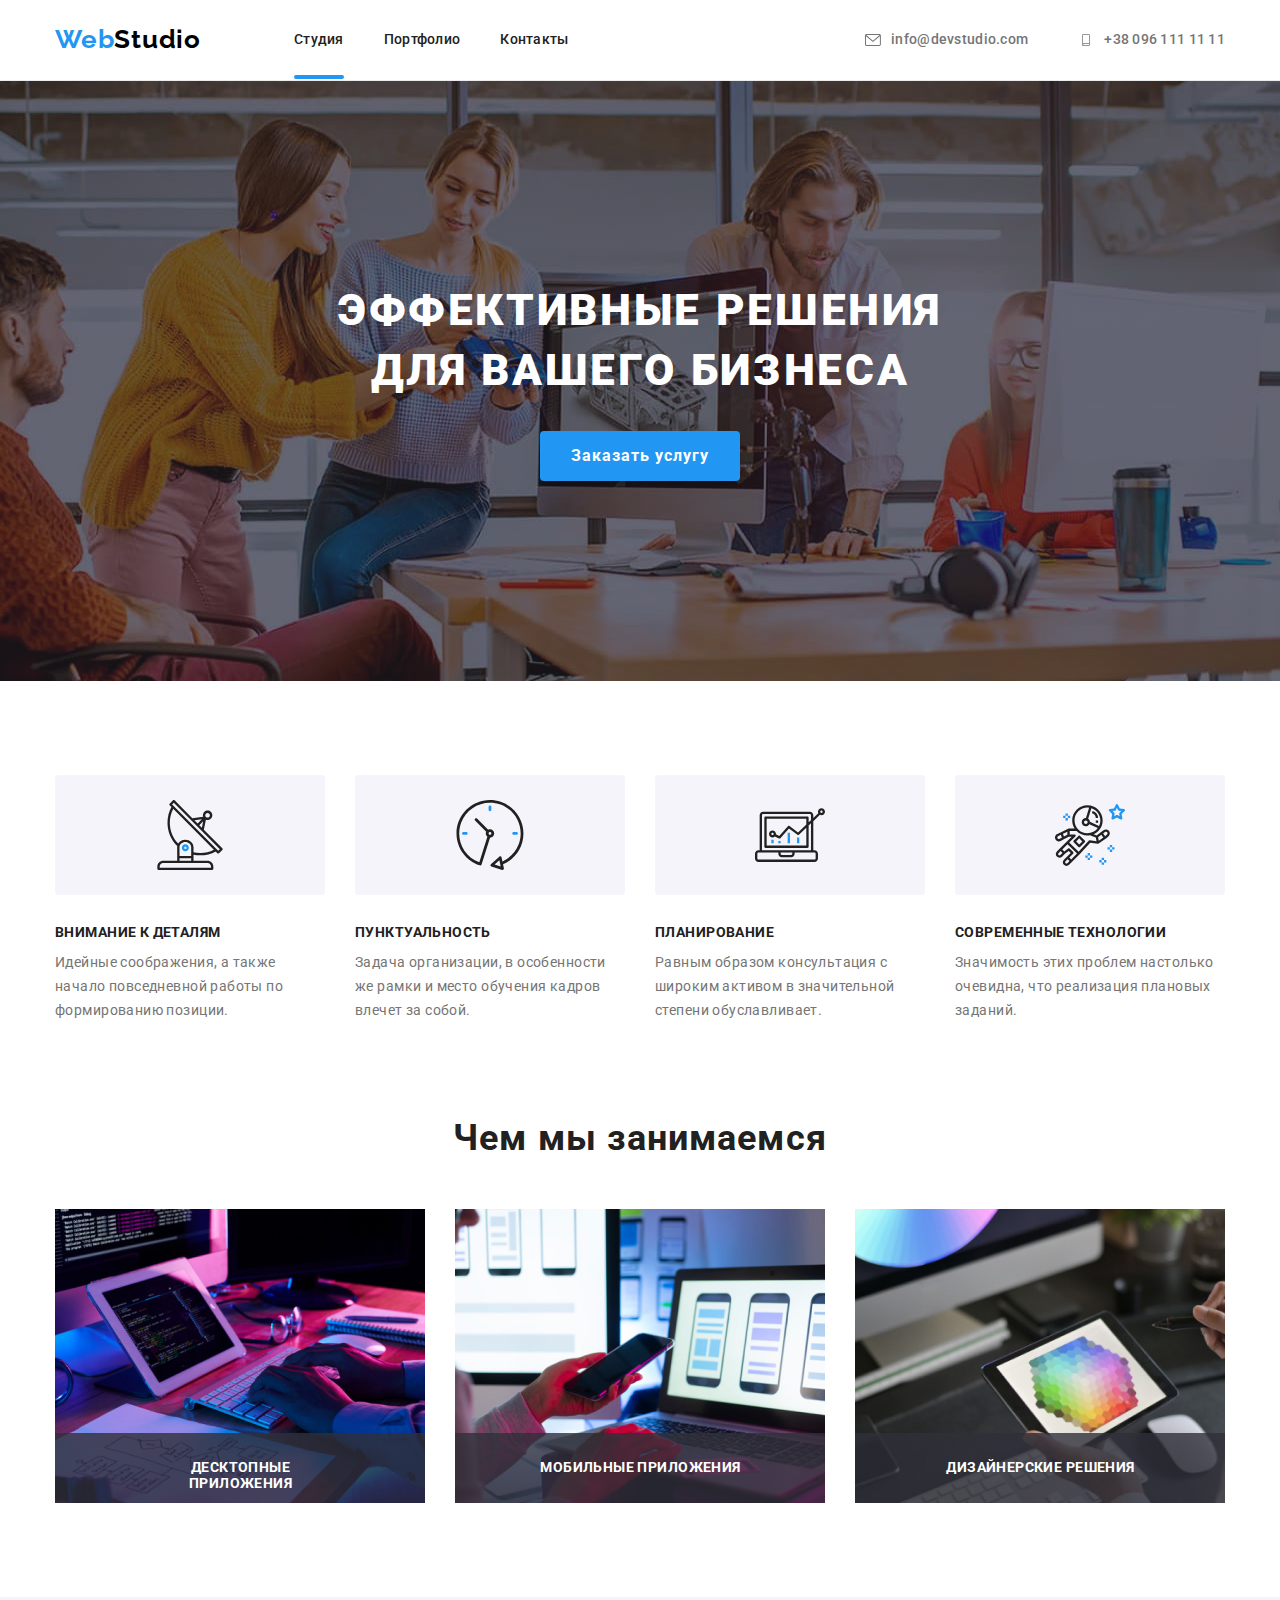
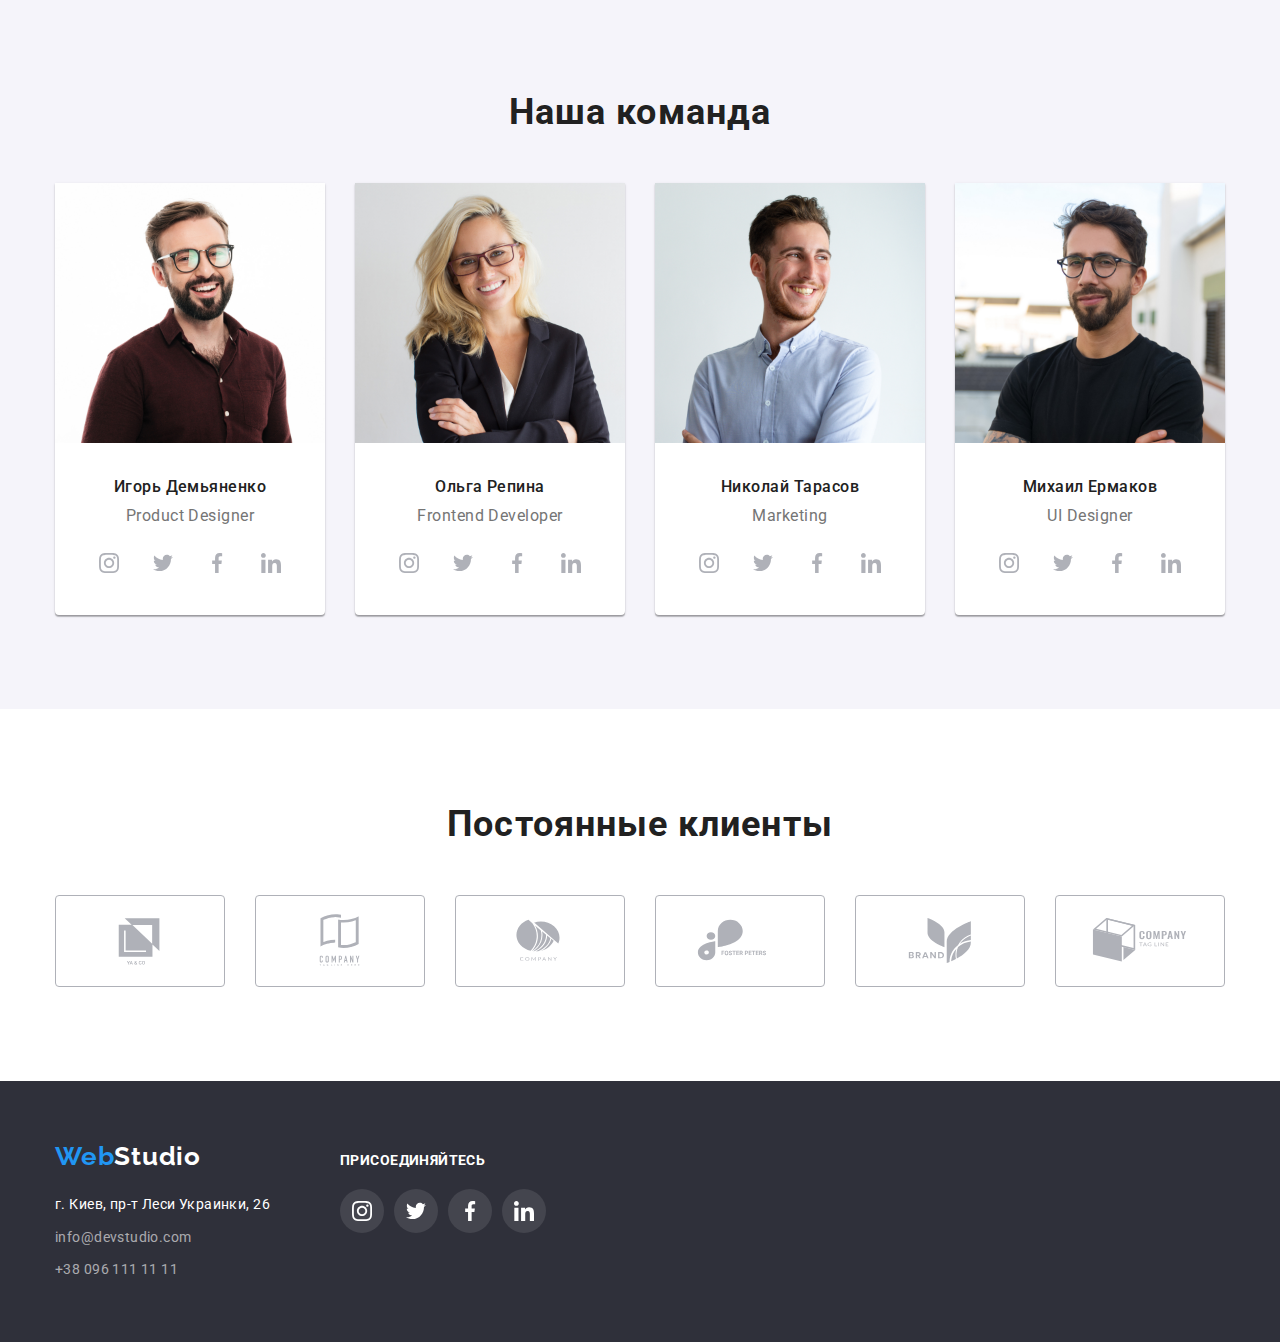
<file: index.html>
<!DOCTYPE html>
<html lang="ru">
  <head>
    <meta charset="UTF-8" />
    <meta http-equiv="X-UA-Compatible" content="IE=edge" />
    <meta name="viewport" content="width=device-width, initial-scale=1.0" />
    <link rel="preconnect" href="https://fonts.googleapis.com" />
    <link rel="preconnect" href="https://fonts.gstatic.com" crossorigin />
    <link
      href="https://fonts.googleapis.com/css2?family=Raleway:wght@700&family=Roboto:wght@400;500;700;900&display=swap"
      rel="stylesheet"
    />
    <link
      rel="stylesheet"
      href="https://cdnjs.cloudflare.com/ajax/libs/modern-normalize/1.1.0/modern-normalize.min.css"
    />
    <link
      rel="stylesheet"
      href="https://cdnjs.cloudflare.com/ajax/libs/animate.css/4.1.1/animate.min.css"
    />
    <link rel="stylesheet" href="./css/styles.css" />
    <title>Document</title>
  </head>
  <body>
    <!--Шапка сайта-->
    <header class="header">
      <div class="container container-header">
        <nav class="container-nav">
          <a class="logo-header" href=""
            ><span class="logo-first">Web</span>Studio</a
          >
          <ul class="header-list list">
            <li class="header-item">
              <a class="header-link link current" href="./index.html">Студия</a>
            </li>
            <li class="header-item">
              <a class="header-link link" href="./portfolio.html">Портфолио</a>
            </li>
            <li class="header-item">
              <a class="header-link link" href="">Контакты</a>
            </li>
          </ul>
        </nav>
        <div class="header-contact">
          <ul class="header-contacts-list list">
            <li class="header-mail-list">
              <a class="header-mail-link link" href="mailto:info@devstudio.com">
                <svg class="header-mail-icon" width="16" height="12">
                  <use href="./images/icons.svg#mail"></use>
                </svg>
                info@devstudio.com
              </a>
            </li>
            <li class="header-tel-list">
              <a class="header-tel-link link" href="tel:+380961111111">
                <svg class="header-tel-icon" width="16" height="12">
                  <use href="./images/icons.svg#smartphone"></use>
                </svg>
                +38 096 111 11 11</a
              >
            </li>
          </ul>
        </div>
      </div>
    </header>
    <main>
      <!--Баннер-->
      <section class="hero">
        <h1 class="hero-title">Эффективные решения <br />для вашего бизнеса</h1>
        <button type="button" data-modal-open class="hero-btn btn">
          Заказать услугу
        </button>
      </section>
      <!--ABOUT US-->
      <section class="about">
        <div class="container">
          <ul class="about-list list">
            <li class="about-item">
              <div class="about-icon-bcg">
                <svg class="about-icon" width="70" height="70">
                  <use href="./images/icons.svg#antenna"></use>
                </svg>
              </div>
              <h3 class="about-title title">Внимание к деталям</h3>
              <p class="about-text">
                Идейные соображения, а также начало повседневной работы по
                формированию позиции.
              </p>
            </li>
            <li class="about-item">
              <div class="about-icon-bcg">
                <svg class="about-icon" width="70" height="70">
                  <use href="./images/icons.svg#clock"></use>
                </svg>
              </div>
              <h3 class="about-title title">Пунктуальность</h3>
              <p class="about-text">
                Задача организации, в особенности же рамки и место обучения
                кадров влечет за собой.
              </p>
            </li>
            <li class="about-item">
              <div class="about-icon-bcg">
                <svg class="about-icon" width="70" height="70">
                  <use href="./images/icons.svg#diagram"></use>
                </svg>
              </div>
              <h3 class="about-title title">Планирование</h3>
              <p class="about-text">
                Равным образом консультация с широким активом в значительной
                степени обуславливает.
              </p>
            </li>
            <li class="about-item">
              <div class="about-icon-bcg">
                <svg class="about-icon" width="70" height="70">
                  <use href="./images/icons.svg#astronaut"></use>
                </svg>
              </div>
              <h3 class="about-title title">Современные технологии</h3>
              <p class="about-text">
                Значимость этих проблем настолько очевидна, что реализация
                плановых заданий.
              </p>
            </li>
          </ul>
        </div>
      </section>
      <!--WHAT WE DO-->
      <section class="gallery-section">
        <div class="container">
          <h2 class="gallery-title">Чем мы занимаемся</h2>
          <ul class="galery-list list">
            <li class="gallery-item">
              <div class="galery-item-thumb">
                <img
                  src="./images/box1.jpg"
                  alt="человек и планшет"
                  width="370"
                />
                <div class="galery-thumb-box">
                  <p class="galery-thumb-title">Десктопные приложения</p>
                </div>
              </div>
            </li>
            <li class="gallery-item">
              <div class="galery-item-thumb">
                <img
                  src="./images/box2.jpg"
                  alt="ноутбук и человек с телефоном"
                  width="370"
                />
                <div class="galery-thumb-box">
                  <p class="galery-thumb-title">Мобильные приложения</p>
                </div>
              </div>
            </li>
            <li class="gallery-item">
              <div class="galery-item-thumb">
                <img
                  src="./images/box3.jpg"
                  alt="планшет в руках"
                  width="370"
                />
                <div class="galery-thumb-box">
                  <p class="galery-thumb-title">Дизайнерские решения</p>
                </div>
              </div>
            </li>
          </ul>
        </div>
      </section>
      <!----------------OUR TEAM------------- -->
      <section class="team-section">
        <div class="container">
          <h2 class="team-title">Наша команда</h2>
          <ul class="team-list list">
            <li class="team-item">
              <img
                src="./images/img1.jpg"
                alt="мужчина с бородой"
                width="270"
              />
              <div class="team-worker">
                <h3 class="team-name">Игорь Демьяненко</h3>
                <p class="team-profession">Product Designer</p>
                <ul class="team-icon-list list">
                  <li class="team-icon-item">
                    <a href="" class="team-icon-link">
                      <svg class="team-icon-svg" width="20" height="20">
                        <use href="./images/icons.svg#instagram"></use>
                      </svg>
                    </a>
                  </li>
                  <li class="team-icon-item">
                    <a href="" class="team-icon-link">
                      <svg class="team-icon-svg" width="20" height="20">
                        <use href="./images/icons.svg#twitter"></use>
                      </svg>
                    </a>
                  </li>
                  <li class="team-icon-item">
                    <a href="" class="team-icon-link">
                      <svg class="team-icon-svg" width="20" height="20">
                        <use href="./images/icons.svg#facebook"></use>
                      </svg>
                    </a>
                  </li>
                  <li class="team-icon-item">
                    <a href="" class="team-icon-link">
                      <svg class="team-icon-svg" width="20" height="20">
                        <use href="./images/icons.svg#linkedin"></use>
                      </svg>
                    </a>
                  </li>
                </ul>
              </div>
            </li>
            <li class="team-item">
              <img
                src="./images/img2.jpg"
                alt="девушка блондинка"
                width="270"
              />
              <div class="team-worker">
                <h3 class="team-name">Ольга Репина</h3>
                <p class="team-profession">Frontend Developer</p>
                <ul class="team-icon-list list">
                  <li class="team-icon-item">
                    <a href="" class="team-icon-link">
                      <svg class="team-icon-svg" width="20" height="20">
                        <use href="./images/icons.svg#instagram"></use>
                      </svg>
                    </a>
                  </li>
                  <li class="team-icon-item">
                    <a href="" class="team-icon-link">
                      <svg class="team-icon-svg" width="20" height="20">
                        <use href="./images/icons.svg#twitter"></use>
                      </svg>
                    </a>
                  </li>
                  <li class="team-icon-item">
                    <a href="" class="team-icon-link">
                      <svg class="team-icon-svg" width="20" height="20">
                        <use href="./images/icons.svg#facebook"></use>
                      </svg>
                    </a>
                  </li>
                  <li class="team-icon-item">
                    <a href="" class="team-icon-link">
                      <svg class="team-icon-svg" width="20" height="20">
                        <use href="./images/icons.svg#linkedin"></use>
                      </svg>
                    </a>
                  </li>
                </ul>
              </div>
            </li>
            <li class="team-item">
              <img src="./images/img3.jpg" alt="парень улыбается" width="270" />
              <div class="team-worker">
                <h3 class="team-name">Николай Тарасов</h3>
                <p class="team-profession">Marketing</p>
                <ul class="team-icon-list list">
                  <li class="team-icon-item">
                    <a href="" class="team-icon-link link">
                      <svg class="team-icon-svg" width="20" height="20">
                        <use href="./images/icons.svg#instagram"></use>
                      </svg>
                    </a>
                  </li>
                  <li class="team-icon-item">
                    <a href="" class="team-icon-link">
                      <svg class="team-icon-svg" width="20" height="20">
                        <use href="./images/icons.svg#twitter"></use>
                      </svg>
                    </a>
                  </li>
                  <li class="team-icon-item">
                    <a href="" class="team-icon-link">
                      <svg class="team-icon-svg" width="20" height="20">
                        <use href="./images/icons.svg#facebook"></use>
                      </svg>
                    </a>
                  </li>
                  <li class="team-icon-item">
                    <a href="" class="team-icon-link">
                      <svg class="team-icon-svg" width="20" height="20">
                        <use href="./images/icons.svg#linkedin"></use>
                      </svg>
                    </a>
                  </li>
                </ul>
              </div>
            </li>
            <li class="team-item">
              <img src="./images/img4.jpg" alt="парень серьезный" width="270" />
              <div class="team-worker">
                <h3 class="team-name">Михаил Ермаков</h3>
                <p class="team-profession">UI Designer</p>
                <ul class="team-icon-list list">
                  <li class="team-icon-item">
                    <a href="" class="team-icon-link">
                      <svg class="team-icon-svg" width="20" height="20">
                        <use href="./images/icons.svg#instagram"></use>
                      </svg>
                    </a>
                  </li>
                  <li class="team-icon-item">
                    <a href="" class="team-icon-link">
                      <svg class="team-icon-svg" width="20" height="20">
                        <use href="./images/icons.svg#twitter"></use>
                      </svg>
                    </a>
                  </li>
                  <li class="team-icon-item">
                    <a href="" class="team-icon-link">
                      <svg class="team-icon-svg" width="20" height="20">
                        <use href="./images/icons.svg#facebook"></use>
                      </svg>
                    </a>
                  </li>
                  <li class="team-icon-item">
                    <a href="" class="team-icon-link">
                      <svg class="team-icon-svg" width="20" height="20">
                        <use href="./images/icons.svg#linkedin"></use>
                      </svg>
                    </a>
                  </li>
                </ul>
              </div>
            </li>
          </ul>
        </div>
      </section>
      <!-- ------------CLIENTS---------------- -->
      <section class="clients">
        <div class="container">
          <h2 class="clients-title">Постоянные клиенты</h2>
          <ul class="clients-list list">
            <li class="cliets-item">
              <a href="" class="clients-link">
                <svg class="clients-icon" width="106" height="60">
                  <use href="./images/icons.svg#logo1"></use>
                </svg>
              </a>
            </li>
            <li class="cliets-item">
              <a href="" class="clients-link">
                <svg class="clients-icon" width="106" height="60">
                  <use href="./images/icons.svg#logo2"></use>
                </svg>
              </a>
            </li>
            <li class="cliets-item">
              <a href="" class="clients-link">
                <svg class="clients-icon" width="106" height="60">
                  <use href="./images/icons.svg#logo3"></use>
                </svg>
              </a>
            </li>
            <li class="cliets-item">
              <a href="" class="clients-link">
                <svg class="clients-icon" width="106" height="60">
                  <use href="./images/icons.svg#logo4"></use>
                </svg>
              </a>
            </li>
            <li class="cliets-item">
              <a href="" class="clients-link">
                <svg class="clients-icon" width="106" height="60">
                  <use href="./images/icons.svg#logo5"></use>
                </svg>
              </a>
            </li>
            <li class="cliets-item">
              <a href="" class="clients-link">
                <svg class="clients-icon" width="106" height="60">
                  <use href="./images/icons.svg#logo6"></use>
                </svg>
              </a>
            </li>
          </ul>
        </div>
      </section>
    </main>
    <footer class="footer">
      <div class="footer-container container">
        <div class="container-footer-box">
          <div class="container-logo-footer">
            <a class="logo-footer" href=""
              ><span class="logo-first">Web</span>Studio</a
            >
          </div>
          <address href="" class="footer-address">
            г. Киев, пр-т Леси Украинки, 26
          </address>
          <ul class="list">
            <li class="footer-mail">
              <a class="footer-contacts link" href="mailto:info@devstudio.com"
                >info@devstudio.com</a
              >
            </li>
            <li class="footer-tell">
              <a class="footer-contacts link" href="tel:+380961111111"
                >+38 096 111 11 11</a
              >
            </li>
          </ul>
        </div>
        <div class="footer-icon">
          <h3 class="footer-title">присоединяйтесь</h3>
          <ul class="footer-icon-list list">
            <li class="footer-icon-item">
              <a href="" class="footer-icon-link">
                <svg class="footer-icon-svg" width="20" height="20">
                  <use href="./images/icons.svg#instagram"></use>
                </svg>
              </a>
            </li>
            <li class="footer-icon-item">
              <a href="" class="footer-icon-link">
                <svg class="footer-icon-svg" width="20" height="20">
                  <use href="./images/icons.svg#twitter"></use>
                </svg>
              </a>
            </li>
            <li class="footer-icon-item">
              <a href="" class="footer-icon-link">
                <svg class="footer-icon-svg" width="20" height="20">
                  <use href="./images/icons.svg#facebook"></use>
                </svg>
              </a>
            </li>
            <li class="footer-icon-item">
              <a href="" class="footer-icon-link">
                <svg class="footer-icon-svg" width="20" height="20">
                  <use href="./images/icons.svg#linkedin"></use>
                </svg>
              </a>
            </li>
          </ul>
        </div>
      </div>
    </footer>
    <div class="backdrop is-hidden" data-modal>
      <div class="modal">
        <button type="button" class="btn-close" data-modal-close>
          <svg class="modal-close-icon" width="30" height="30">
            <use href="./images/icons.svg#close"></use>
          </svg>
        </button>
      </div>
    </div>
    <script src="./js/modal.js"></script>
  </body>
</html>
</file>
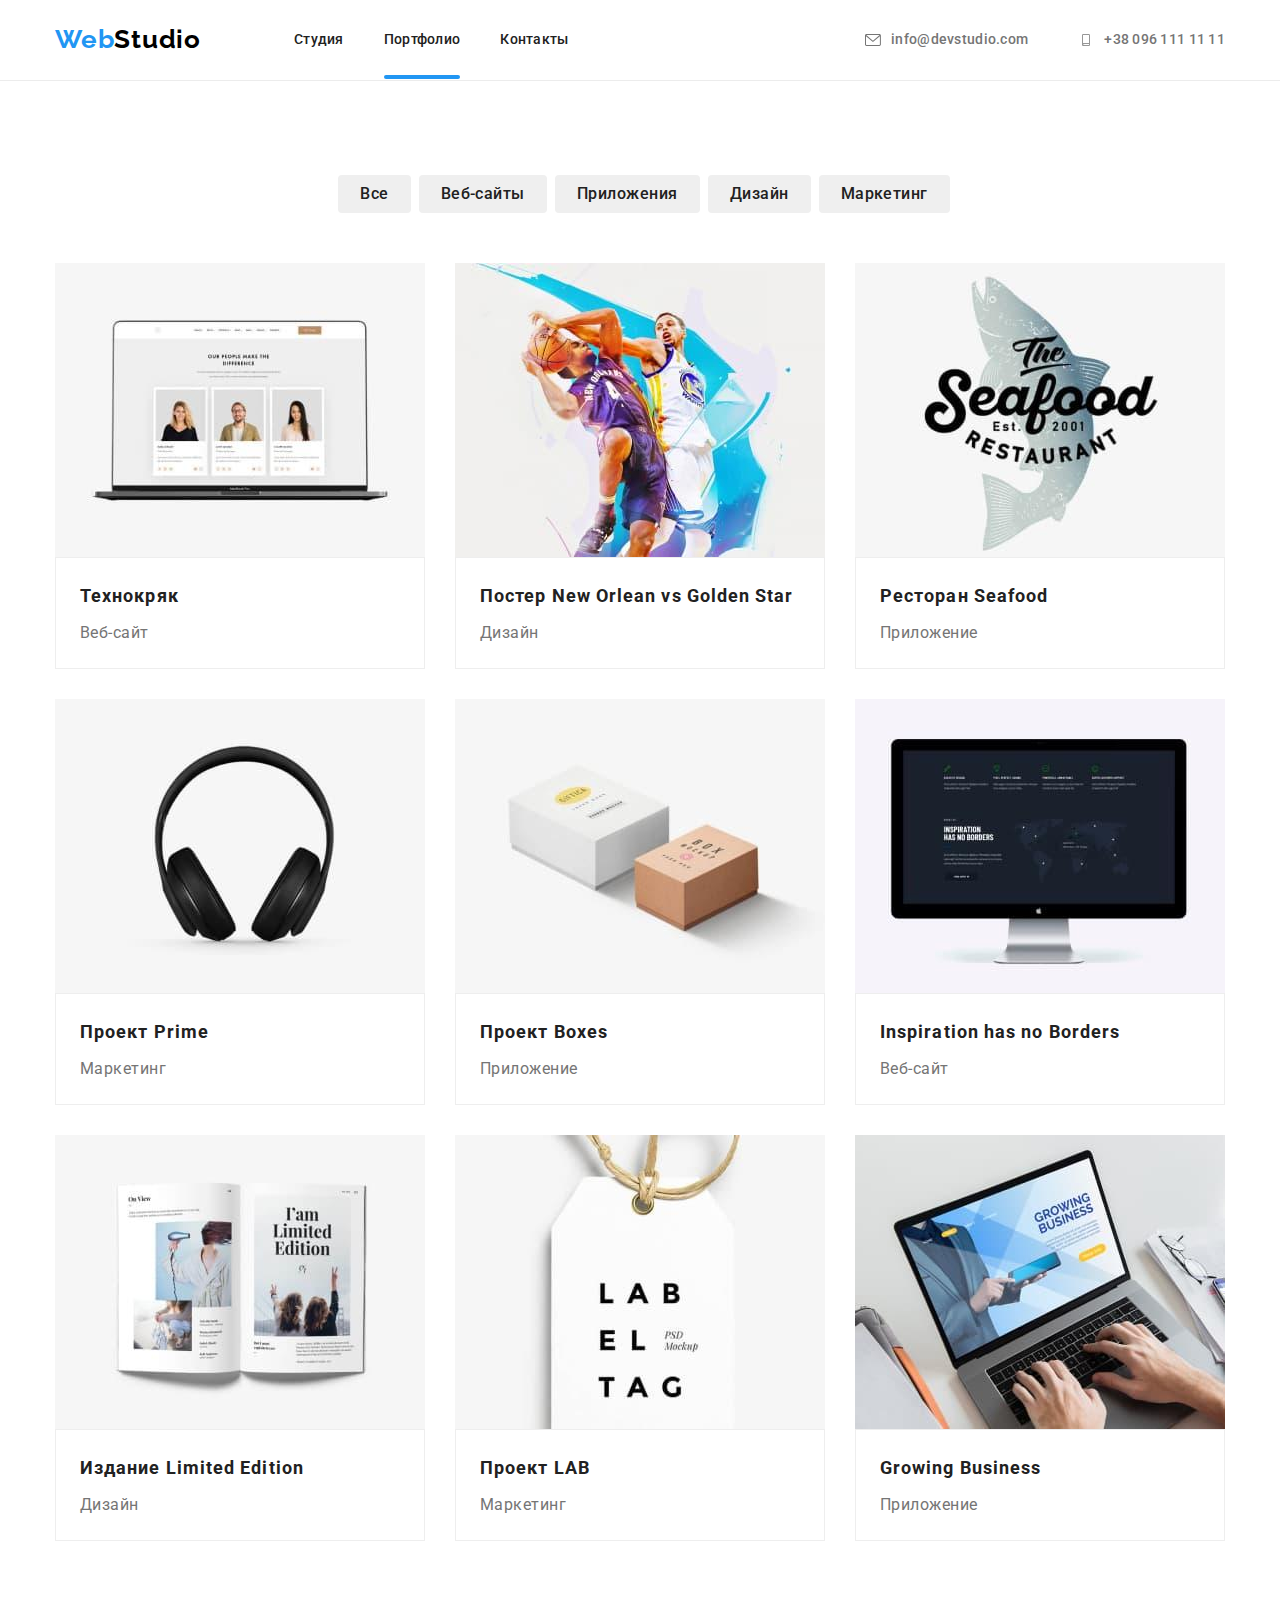
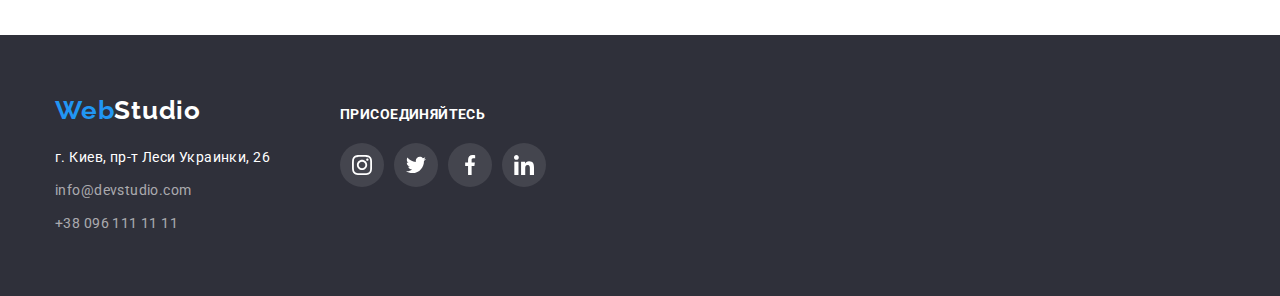
<file: portfolio.html>
<!DOCTYPE html>
<html lang="ru">
  <head>
    <meta charset="UTF-8" />
    <meta http-equiv="X-UA-Compatible" content="IE=edge" />
    <meta name="viewport" content="width=device-width, initial-scale=1.0" />
    <link rel="preconnect" href="https://fonts.googleapis.com" />
    <link rel="preconnect" href="https://fonts.gstatic.com" crossorigin />
    <link
      href="https://fonts.googleapis.com/css2?family=Raleway:wght@700&family=Roboto:wght@400;500;700;900&display=swap"
      rel="stylesheet"
    />
    <link
      rel="stylesheet"
      href="https://cdnjs.cloudflare.com/ajax/libs/modern-normalize/1.1.0/modern-normalize.min.css"
    />
    <link rel="stylesheet" href="./css/styles.css" />
    <title>Document</title>
  </head>
  <body>
    <!--Шапка сайта-->
    <header class="header-portfolio header">
      <div class="container container-header">
        <nav class="container-nav">
          <a class="logo-header" href=""
            ><span class="logo-first">Web</span>Studio</a
          >
          <ul class="header-list list">
            <li class="header-item">
              <a class="header-link link" href="./index.html">Студия</a>
            </li>
            <li class="header-item">
              <a class="header-link link current" href="./portfolio.html"
                >Портфолио</a
              >
            </li>
            <li class="header-item">
              <a class="header-link link" href="">Контакты</a>
            </li>
          </ul>
        </nav>
        <div class="header-contact">
          <ul class="header-contacts-list list">
            <li class="header-mail-list">
              <a class="header-mail-link link" href="mailto:info@devstudio.com">
                <svg class="header-mail-icon" width="16" height="12">
                  <use href="./images/icons.svg#mail"></use>
                </svg>
                info@devstudio.com
              </a>
            </li>
            <li class="header-tel-list">
              <a class="header-tel-link link" href="tel:+380961111111">
                <svg class="header-tel-icon" width="16" height="12">
                  <use href="./images/icons.svg#smartphone"></use>
                </svg>
                +38 096 111 11 11</a
              >
            </li>
          </ul>
        </div>
      </div>
    </header>
    <main>
      <!-- Наши проекты -->
      <section class="projects">
        <h1 class="projects-title">Наши проекты</h1>
        <div class="container-projects container">
          <ul class="projects-list list">
            <li class="projects-item">
              <button
                href=""
                class="projects-link btn-portfolio btn-portfolio-text"
                type="button"
              >
                Все
              </button>
            </li>
            <li class="projects-item">
              <button
                href=""
                class="projects-link btn-portfolio btn-portfolio-text"
                type="button"
              >
                Веб-сайты
              </button>
            </li>
            <li class="projects-item">
              <button
                href=""
                class="projects-link btn-portfolio btn-portfolio-text"
                type="button"
              >
                Приложения
              </button>
            </li>
            <li class="projects-item">
              <button
                href=""
                class="projects-link btn-portfolio btn-portfolio-text"
                type="button"
              >
                Дизайн
              </button>
            </li>
            <li class="projects-item">
              <button
                href=""
                class="projects-link btn-portfolio btn-portfolio-text"
                type="button"
              >
                Маркетинг
              </button>
            </li>
          </ul>
        </div>
        <div class="container">
          <ul class="work-list list">
            <li class="work-item">
              <a class="work-link link" href="">
                <div class="work-wrapper">
                  <img
                    class="work-picture no-gap"
                    src="./images/portfolio1.jpg"
                    alt="трое людей"
                    width="370"
                  />
                  <p class="work-text">
                    Технокряк это современная площадка распространения
                    коронавируса. Компании используют эту платформу для
                    цифрового шпионажа и атак на защищённые сервера конкурентов.
                  </p>
                </div>
                <div class="work-border">
                  <h2 class="company">Технокряк</h2>
                  <p class="company-work">Веб-сайт</p>
                </div>
              </a>
            </li>
            <li class="work-item">
              <a class="work-link link" href="">
                <div class="work-wrapper">
                  <img
                    class="work-picture no-gap"
                    src="./images/portfolio2.jpg"
                    alt="двое баскетболистов с мячом"
                    width="370"
                  />
                  <p class="work-text">
                    Технокряк это современная площадка распространения
                    коронавируса. Компании используют эту платформу для
                    цифрового шпионажа и атак на защищённые сервера конкурентов.
                  </p>
                </div>
                <div class="work-border">
                  <h2 class="company">
                    Постер <span lang="en">New Orlean vs Golden Star</span>
                  </h2>
                  <p class="company-work">Дизайн</p>
                </div>
              </a>
            </li>
            <li class="work-item">
              <a class="work-link link" href="">
                <div class="work-wrapper">
                  <img
                    class="work-picture no-gap"
                    src="./images/portfolio3.jpg"
                    alt="логотип"
                    width="370"
                  />
                  <p class="work-text">
                    Технокряк это современная площадка распространения
                    коронавируса. Компании используют эту платформу для
                    цифрового шпионажа и атак на защищённые сервера конкурентов.
                  </p>
                </div>
                <div class="work-border">
                  <h2 class="company">
                    Ресторан <span lang="en">Seafood</span>
                  </h2>
                  <p class="company-work">Приложение</p>
                </div>
              </a>
            </li>
            <li class="work-item">
              <a class="work-link link" href="">
                <div class="work-wrapper">
                  <img
                    class="work-picture no-gap"
                    src="./images/portfolio4.jpg"
                    alt="наушники"
                    width="370"
                  />
                  <p class="work-text">
                    Технокряк это современная площадка распространения
                    коронавируса. Компании используют эту платформу для
                    цифрового шпионажа и атак на защищённые сервера конкурентов.
                  </p>
                </div>
                <div class="work-border">
                  <h2 class="company">Проект <span lang="en">Prime</span></h2>
                  <p class="company-work">Маркетинг</p>
                </div>
              </a>
            </li>
            <li class="work-item">
              <a class="work-link link" href="">
                <div class="work-wrapper">
                  <img
                    class="work-picture no-gap"
                    src="./images/portfolio5.jpg"
                    alt="два кубика"
                    width="370"
                  />
                  <p class="work-text">
                    Технокряк это современная площадка распространения
                    коронавируса. Компании используют эту платформу для
                    цифрового шпионажа и атак на защищённые сервера конкурентов.
                  </p>
                </div>
                <div class="work-border">
                  <h2 class="company">Проект <span lang="en">Boxes</span></h2>
                  <p class="company-work">Приложение</p>
                </div>
              </a>
            </li>
            <li class="work-item">
              <a class="work-link link" href="">
                <div class="work-wrapper">
                  <img
                    class="work-picture no-gap"
                    src="./images/portfolio6.jpg"
                    alt="монитор"
                    width="370"
                  />
                  <p class="work-text">
                    Технокряк это современная площадка распространения
                    коронавируса. Компании используют эту платформу для
                    цифрового шпионажа и атак на защищённые сервера конкурентов.
                  </p>
                </div>
                <div class="work-border">
                  <h2 class="company" lang="en">Inspiration has no Borders</h2>
                  <p class="company-work">Веб-сайт</p>
                </div>
              </a>
            </li>
            <li class="work-item">
              <a class="work-link link" href="">
                <div class="work-wrapper">
                  <img
                    class="work-picture no-gap"
                    src="./images/portfolio7.jpg"
                    alt="книга"
                    width="370"
                  />
                  <p class="work-text">
                    Технокряк это современная площадка распространения
                    коронавируса. Компании используют эту платформу для
                    цифрового шпионажа и атак на защищённые сервера конкурентов.
                  </p>
                </div>
                <div class="work-border">
                  <h2 class="company">
                    Издание <span lang="en">Limited Edition</span>
                  </h2>
                  <p class="company-work">Дизайн</p>
                </div>
              </a>
            </li>
            <li class="work-item">
              <a class="work-link link" href="">
                <div class="work-wrapper">
                  <img
                    class="work-picture no-gap"
                    src="./images/portfolio8.jpg"
                    alt="логотип"
                    width="370"
                  />
                  <p class="work-text">
                    Технокряк это современная площадка распространения
                    коронавируса. Компании используют эту платформу для
                    цифрового шпионажа и атак на защищённые сервера конкурентов.
                  </p>
                </div>
                <div class="work-border">
                  <h2 class="company">Проект <span lang="en">LAB</span></h2>
                  <p class="company-work">Маркетинг</p>
                </div>
              </a>
            </li>
            <li class="work-item">
              <a class="work-link link" href="">
                <div class="work-wrapper">
                  <img
                    class="work-picture no-gap"
                    src="./images/portfolio9.jpg"
                    alt="руки на ноутбуке"
                    width="370"
                  />
                  <p class="work-text">
                    Технокряк это современная площадка распространения
                    коронавируса. Компании используют эту платформу для
                    цифрового шпионажа и атак на защищённые сервера конкурентов.
                  </p>
                </div>
                <div class="work-border">
                  <h2 class="company" lang="en">Growing Business</h2>
                  <p class="company-work">Приложение</p>
                </div>
              </a>
            </li>
          </ul>
        </div>
      </section>
    </main>
    <footer class="footer">
      <div class="footer-container container">
        <div class="container-footer-box">
          <div class="container-logo-footer">
            <a class="logo-footer" href=""
              ><span class="logo-first">Web</span>Studio</a
            >
          </div>
          <address href="" class="footer-address">
            г. Киев, пр-т Леси Украинки, 26
          </address>
          <ul class="list">
            <li class="footer-mail">
              <a class="footer-contacts link" href="mailto:info@devstudio.com"
                >info@devstudio.com</a
              >
            </li>
            <li class="footer-tell">
              <a class="footer-contacts link" href="tel:+380961111111"
                >+38 096 111 11 11</a
              >
            </li>
          </ul>
        </div>
        <div class="footer-icon">
          <h3 class="footer-title">присоединяйтесь</h3>
          <ul class="footer-icon-list list">
            <li class="footer-icon-item">
              <a href="" class="footer-icon-link">
                <svg class="footer-icon-svg" width="20" height="20">
                  <use href="./images/icons.svg#instagram"></use>
                </svg>
              </a>
            </li>
            <li class="footer-icon-item">
              <a href="" class="footer-icon-link">
                <svg class="footer-icon-svg" width="20" height="20">
                  <use href="./images/icons.svg#twitter"></use>
                </svg>
              </a>
            </li>
            <li class="footer-icon-item">
              <a href="" class="footer-icon-link">
                <svg class="footer-icon-svg" width="20" height="20">
                  <use href="./images/icons.svg#facebook"></use>
                </svg>
              </a>
            </li>
            <li class="footer-icon-item">
              <a href="" class="footer-icon-link">
                <svg class="footer-icon-svg" width="20" height="20">
                  <use href="./images/icons.svg#linkedin"></use>
                </svg>
              </a>
            </li>
          </ul>
        </div>
      </div>
    </footer>
  </body>
</html>
</file>
<file: css/styles.css>
html {
  box-sizing: border-box;
}

*,
*::before,
*::after {
  box-sizing: inherit;
}

:root {
  --primary-title-color: #212121;
  --accent-color: #2196f3;
  --secondary-color: #757575;
  --background-color: #ffffff;
}

p,
h1,
h2,
h3,
h4,
h5,
h6 {
  margin: 0;
}

ul {
  margin: 0;
  padding: 0;
}

body {
  font-family: "Roboto", sans-serif;
  background-color: var(--background-color);
}

.link {
  text-decoration: none;
  transition-property: color;
  transition-duration: 250ms; 
  animation-timing-function:cubic-bezier(0.4, 0, 0.2, 1);
}

.list {
  list-style-type: none;
  margin: 0;
}

.container {
  width: 1200px;
  padding-left: 15px;
  padding-right: 15px;
  margin-left: auto;
  margin-right: auto;
}

/* --------------HEADER-------------- */

.header {
  border-bottom: 1px solid #ECECEC;
  padding-top: 24px;
  padding-bottom: 25px;
}

.logo-header {
  font-family: Raleway;
  font-weight: 700;
  font-size: 26px;
  line-height: 1.2;
  letter-spacing: 0.03em;
  color: #000000;
  text-decoration: none;
}

.logo-header {
  margin-right: 93px;
}

.logo-first {
  color: var(--accent-color);
}

.header-list {
  display: flex;
}

.header-link {
  font-weight: 500;
  font-size: 14px;
  line-height: 1.14;
  letter-spacing: 0.02em;
  color: var(--primary-title-color);
  position: relative;
  padding-top: 32px;
  padding-bottom: 32px;
  transition-duration: 250ms; 
  animation-timing-function:cubic-bezier(0.4, 0, 0.2, 1);
}

.current::after {
  content:"";
  position: absolute;
  width: 100%;    
  height: 4px;
  border-radius: 2px;
  background-color:var(--accent-color);
  display: block;
  bottom: 0; 
}

.header-item:not(:last-child) {
  margin-right: 40px;
}

.link:hover,
.link:focus {
  color: var(--accent-color);
}

.container-header {
  display: flex;
}

.container-nav {
  display: flex;
  align-items: center;
}

.header-mail-link,
.header-tel-link {
  display: flex;
  align-items: center;
  font-weight: 500;
  font-size: 14px;
  line-height: 1.14;
  letter-spacing: 0.02em;
  color: var(--secondary-color);
}

.header-contact {
  margin-left: auto;
  display: flex;
  align-items: center;
}

.header-contacts-list {
  display: flex;
}

.header-mail-list .header-tel-list {
  display: flex;
}

.header-tel-list {
  margin-left: 50px;
}

.header-mail-icon,
.header-tel-icon {
  fill: currentColor;
  margin-right: 10px;
}

/* --------------HERO-------------- */

.hero {
  background-color:#2f303a;
  background-image: url(../images/herobcg.png),url(../images/hero.jpg);
  background-repeat: no-repeat;
  background-position: center;
  background-size: cover;
  max-width: 1600px;
  padding-top: 200px;
  padding-bottom: 200px;
  margin-left: auto;
  margin-right: auto;
}

.hero-title {
  font-weight: 900;
  font-size: 44px;
  line-height: 1.36;
  text-align: center;
  letter-spacing: 0.06em;
  text-transform: uppercase;
  color: var(--background-color);
  width: 696px;
  margin: 0 auto;
  margin-bottom: 30px;
}

.btn {
  font-weight: 700;
  font-size: 16px;
  line-height: 1.87;
  letter-spacing: 0.06em;
  color: var(--background-color);
  width: 200px;
  height: 50px;
  background-color: #2196f3;
  box-shadow: 0px 4px 4px rgba(0, 0, 0, 0.15);
  border-radius: 4px;
  border: none;
  display: flex;
  align-items: center;
  text-align: center;
  justify-content: center;
  cursor: pointer;
}

.hero-btn{
  margin: 0 auto;
}

.backdrop{
  position: fixed;
  width: 100vw;
  height: 100vh;
  top: 0;
  display: flex;
  align-items: center;
  justify-content: center;
  background-color: rgba(0, 0, 0, 0.2);
  transition: opacity 500ms ease, visibility 500ms ease ; 
}

.backdrop.is-hidden{
  opacity: 0;
  visibility: hidden;
  pointer-events: none;
}

.backdrop.is-hidden .modal{
  transform: scale(3) rotate(360deg) ;
}

.modal{
  min-width: 528px;
  min-height: 581px;
  position: relative;
  background: var(--background-color);
  box-shadow: 0px 1px 3px rgba(0, 0, 0, 0.12), 0px 1px 1px rgba(0, 0, 0, 0.14), 0px 2px 1px rgba(0, 0, 0, 0.2);
  border-radius: 4px;
  transition: transform 500ms ease;
}

.btn-close{
  right: 8px;
  top: 8px;
  padding: 0;
  border-radius: 50%;
  position: absolute;
  background-color: transparent;
  border: none;
  cursor: pointer;
}

/* --------------ABOUT US-------------- */

.about {
  padding-top: 94px;
}

.about-list {
  display: flex;
  margin-left: -30px;
}

.about-item {
  flex-basis: calc(100% / 4 - 30px);
  margin-left: 30px;
}

.about-icon-bcg{
  width: 270px;
  height: 120px;
  display: flex;
  background: #F5F4FA;
  justify-content: center;
  align-items: center;
  border-radius: 4px;
  margin-bottom: 30px;
}

.about-title {
  margin-bottom: 10px;
}

.title {
  font-weight: 700;
  font-size: 14px;
  line-height: 1.14;
  letter-spacing: 0.03em;
  text-transform: uppercase;
  color: var(--primary-title-color);
}

.about-text {
  font-size: 14px;
  line-height: 1.71;
  letter-spacing: 0.03em;
  color: var(--secondary-color);
}

/* --------------WHAT WE DO-------------- */

.gallery-title,
.team-title {
  font-weight: 700;
  font-size: 36px;
  line-height: 1.17;
  text-align: center;
  letter-spacing: 0.03em;
  color: var(--primary-title-color);
  margin-bottom: 50px;
}

.gallery-section {
  display: flex;
  padding-top: 94px;
  padding-bottom: 94px;
}

.galery-list {
  display: flex;
  margin-left: -30px;
}

.gallery-item {
  flex-basis: calc(100% / 3 - 30px);
  margin-left: 30px;
}

.galery-item-thumb{
  position: relative;
  display: flex;
}

.galery-thumb-box{
  position: absolute;
  width: 100%;
  bottom: 0px;
}

.galery-thumb-title{
  font-weight: 700;
  font-size: 14px;
  line-height: 1.14;
  height: 70px;
  letter-spacing: 0.03em;
  text-transform: uppercase;
  text-align: center;
  padding: 27px 82px 27px 83px;
  color: #FFFFFF;
  background-color: rgba(47, 48, 58, 0.8);
}

/* --------------OUR TEAM-------------- */

.team-name {
  font-weight: 500;
  font-size: 16px;
  line-height: 1.19;
  text-align: center;
  letter-spacing: 0.03em;
  color: var(--primary-title-color);
  margin-bottom: 10px;
}

.team-profession {
  font-size: 16px;
  line-height: 1.19;
  text-align: center;
  letter-spacing: 0.03em;
  color: var(--secondary-color);
}

.team-section {
  padding-top: 94px;
  padding-bottom: 94px;
  background: #f5f4fa;
}

.team-list {
  display: flex;
  margin-left: -30px;
}

.team-item {
  flex-basis: calc(100% / 4 - 30px);
  margin-left: 30px;
  box-shadow: 0px 1px 3px rgba(0, 0, 0, 0.12), 0px 1px 1px rgba(0, 0, 0, 0.14), 0px 2px 1px rgba(0, 0, 0, 0.2);
  border-radius: 0px 0px 4px 4px;
  background:var(--background-color);
}

.team-worker {
  padding-top: 30px;
  padding-bottom: 30px;
}

.team-icon-list {
  display: flex;
  align-items: center;
  justify-content: center;
  margin-top: 16px;
}

.team-icon-item:not(:first-child) {
  display: flex;
  align-items: center;
  justify-content: center;
  margin-left: 10px;
}

.team-icon-link{
  display: flex;
  justify-content: center;
  align-items: center;
  width: 44px;
  height: 44px;
  border-radius: 50%;
  cursor: pointer;
  transition: background-color cubic-bezier(0.4, 0, 0.2, 1) 250ms;
}

.team-icon-svg{
  fill:#AFB1B8; 
}

.team-icon-link:hover .team-icon-svg,
.team-icon-link:focus .team-icon-svg{
  fill:var(--background-color); 
}

.team-icon-link:hover,
.team-icon-link:focus {
  background-color: var(--accent-color);
}

/* --------------OUR CLIENTS-------------*/

.clients{
  padding-top: 94px;
  padding-bottom: 94px;
}

.clients-title{
  font-weight: 700;
font-size: 36px;
line-height: 1.17;
text-align: center;
letter-spacing: 0.03em;
color: var(--primary-title-color);
margin-bottom: 50px;
}

.clients-list{
  display: flex;
  justify-content: center;
  margin-left: -30px;
}

.clients-link{
  width: 170px;
  height: 92px;
  display: flex;
  justify-content: center;
  align-items: center;
  border: 1px solid #AFB1B8;
  box-sizing: border-box;
  border-radius: 4px;
  margin-left: 30px;
  cursor: pointer;
  transition: border-color cubic-bezier(0.4, 0, 0.2, 1) 250ms;
}  

.clients-icon{
fill: #AFB1B8;
}

.clients-link:hover .clients-icon,
.clients-link:focus .clients-icon {
  fill:var(--accent-color);
} 

.clients-link:hover,
.clients-link:focus{
  border-color: var(--accent-color);
}


/* --------------FOOTER-------------- */

.footer{
  background-color: #2f303a;
  padding-top: 60px;
  padding-bottom: 60px;
}

.footer-container{
  display: flex;
  flex-direction: row;
}

.container-footer-box{
  margin-right: 70px;
}

.logo-footer {
  font-family: Raleway;
  font-weight: 700;
  font-size: 26px;
  line-height: 1.2;
  letter-spacing: 0.03em;
  color: var(--background-color);
  text-decoration: none;
}

.footer-address {
  font-style: normal;
  font-size: 14px;
  line-height: 1.71;
  letter-spacing: 0.03em;
  color: var(--background-color);
  margin-bottom: 9px;
}

.footer-contacts {
  font-size: 14px;
  line-height: 1.71;
  letter-spacing: 0.03em;
  color: rgba(255, 255, 255, 0.6);
}

.container-logo-footer {
  margin-bottom: 20px;
}

.footer-mail {
  margin-bottom: 9px;
}

.footer-title{
  font-weight: 700;
  font-size: 14px;
  line-height: 1.14;
  letter-spacing: 0.03em;
  text-transform: uppercase;
  color:var(--background-color);
  margin-bottom: 20px;
}

.footer-icon-list {
  display: flex;
  align-items: center;
  margin-top: 16px;
}

.footer-icon-item:not(:first-child) {
  display: flex;
  align-items: center;
  justify-content: center;
  margin-left: 10px;
}

.footer-icon-link{
  display: flex;
  justify-content: center;
  align-items: center;
  width: 44px;
  height: 44px;
  border-radius: 50%;
  cursor: pointer;
  background: rgba(255, 255, 255, 0.1);
  transition: background-color cubic-bezier(0.4, 0, 0.2, 1) 250ms;
}

.footer-icon-svg{
  fill:var(--background-color); 
}

.footer-icon-link:hover .footer-icon-svg,
.footer-icon-link:focus .footer-icon-svg{
  fill:var(--background-color); 
}

.footer-icon-link:hover,
.footer-icon-link:focus{
  background-color: var(--accent-color);
}

.footer-icon{
  padding-top: 12px;
}

/* --------------PORTFOLIO-------------- */

.header-portfolio {
  border-bottom: 1px solid #ececec;
}

.projects {
  padding-top: 94px;
  padding-bottom: 94px;
}

.container-projects {
  margin-bottom: 50px;
}

.projects-title {
  display: none;
}

.projects-list {
  display: flex;
  justify-content: center;
}

.projects-link {
  margin-left: 8px;
  padding: 6px 22px;
}

.btn-portfolio:hover,
.btn-portfolio:focus {
  background-color: var(--accent-color);
  color: var(--background-color);
  cursor: pointer;
  border: none;
  background: var(--accent-color);
  box-shadow: 0px 3px 1px rgba(0, 0, 0, 0.1), 0px 1px 2px rgba(0, 0, 0, 0.08), 0px 2px 2px rgba(0, 0, 0, 0.12);
}

.btn-portfolio-text {
  font-family: inherit;
  font-weight: 500;
  font-size: 16px;
  line-height: 1.62;
  text-align: center;
  letter-spacing: 0.03em;
  color: var(--primary-title-color);
  border-radius: 4px;
  border: none;
  transition: background-color cubic-bezier(0.4, 0, 0.2, 1) 250ms;
}

.work-list {
  display: flex;
  flex-wrap: wrap;
  margin-left: -30px;
  margin-bottom: -30px;
}

.work-wrapper {
  position: relative;
  overflow: hidden;
}

.work-text{
  position: absolute;
  top: 0; 
  font-size: 18px;
  line-height: 1.56;
  letter-spacing: 0.03em;
  padding: 63px 24px;
  bottom: 0;
  color:var(--background-color);
  background-color:rgba(33, 150, 243, 0.9);
  transform: translateY(100%);
  transition: transform 250ms cubic-bezier(0.4, 0, 0.2, 1);
  }

.work-item {
  display: block;
  flex-basis: calc(100% / 3 - 30px);
  background: #ffffff;
  box-sizing: border-box;
  margin-left: 30px;
  margin-bottom: 30px;
  max-width: 370px;
}

.work-item:hover,
.work-item:focus{
  box-shadow: 0px 1px 1px rgba(0, 0, 0, 0.12), 0px 4px 4px rgba(0, 0, 0, 0.06), 1px 4px 6px rgba(0, 0, 0, 0.16);
}

.work-item:hover .work-text{
  transform: translateY(0);
}

.work-border {
  display: block;
  padding: 20px 24px;
  border: 1px solid #eeeeee;
}

.company {
  font-weight: 700;
  font-size: 18px;
  line-height: 2;
  letter-spacing: 0.06em;
  color: var(--primary-title-color);
  margin-bottom: 4px;
}

.company-work {
  font-size: 16px;
  line-height: 1.87;
  letter-spacing: 0.03em;
  color: var(--secondary-color);
}

.work-picture.no-gap{
  display: block;
}
</file>
